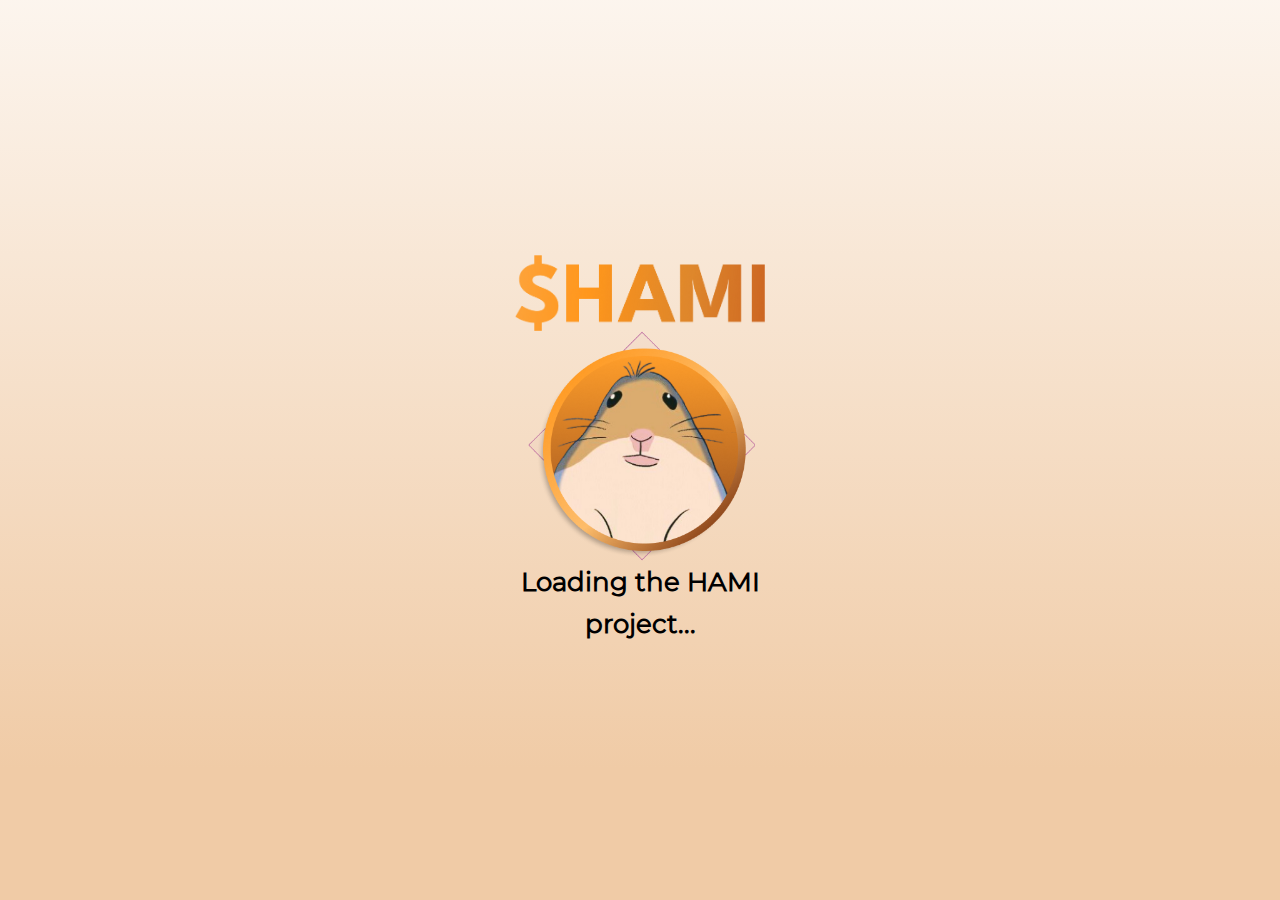
<file: index.html>
<!DOCTYPE html>
<html lang="en">
<head>
    <meta charset="UTF-8">
    <meta name="viewport" content="width=device-width, initial-scale=1.0">
    <title>Document</title>
    <link rel="stylesheet" href="style.css">
    <link rel="stylesheet" href="reset.css">
</head>
<body>
    <div class="visible_preloader" id="preloader">
        <img src="assets/logo.png" class="pr_img_hami">
        <img src="assets/img_tocen.png" class="pr_img_logo">
        <p>Loading the HAMI<br>project...</p>
    </div>
    <script src="script.js"></script>
</body>
</html>
</file>
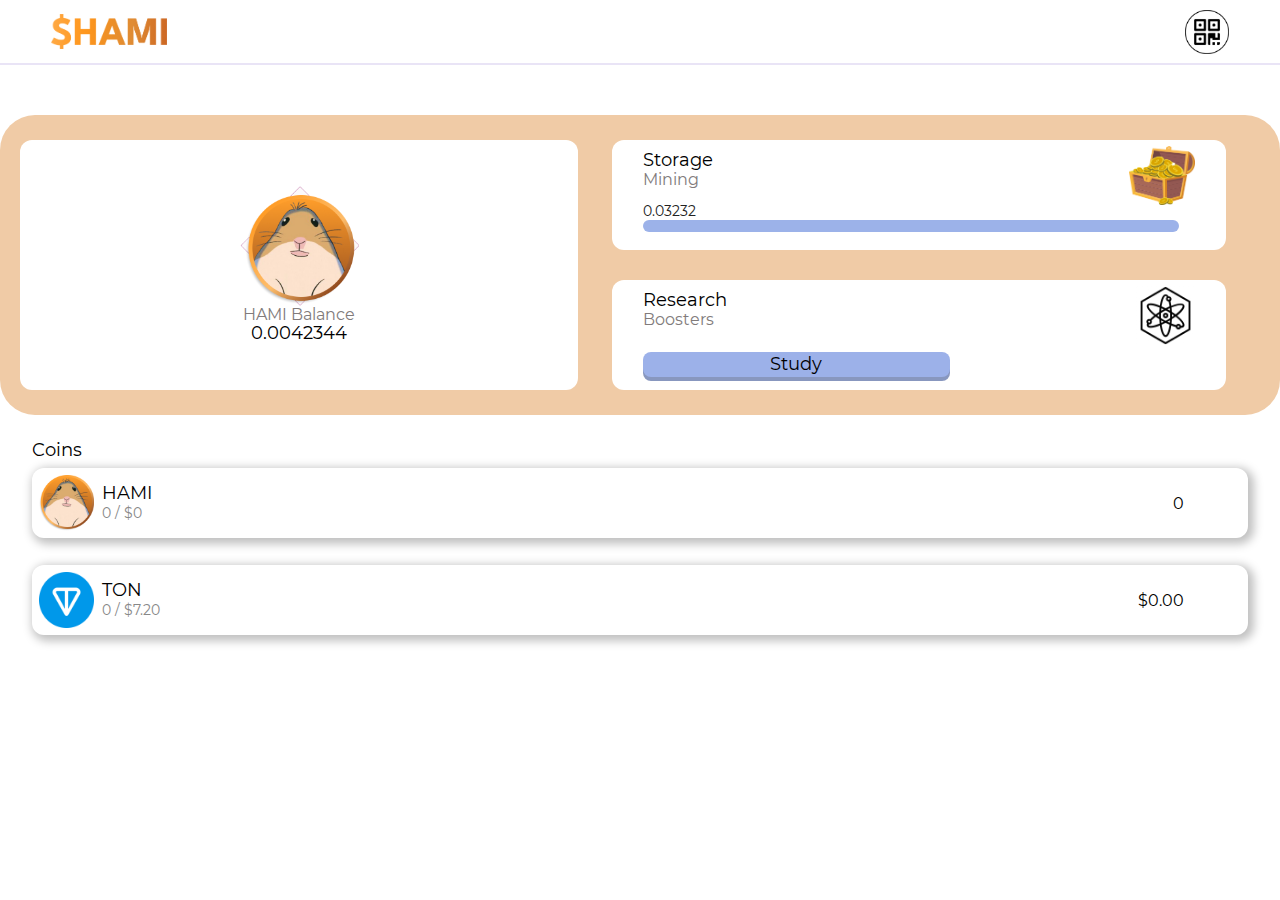
<file: main.html>
<!DOCTYPE html>
<html lang="ru">
<head>
    <meta charset="UTF-8">
    <meta name="viewport" 
      content="width=device-width, initial-scale=1.0, maximum-scale=1.0, user-scalable=0"/>
    <title>HAPI</title>
    <link rel="stylesheet" href="style.css">
    <link rel="stylesheet" href="reset.css">
</head>
<body>
    <div class="visible_main_screen" id="main_screen">
        <div class="name_qr">
            <img src="assets/logo.png" class="name">
            <a href="#"><img src="assets/qr.jpg" class="qr"></a>
        </div>
        <div class="center">
            <div class="left_el">
                <div>
                    <img src="assets/img_tocen.png">
                    <h1>HAMI Balance</h1>
                    <h2>0.0042344</h2>
                </div>
            </div>
            <div class="right_el">
                <a href="storage.html" class="right_el_one">
                    <div class="right_el_one_top">
                        <div class="right_el_one_txt">
                            <h2>Storage</h2>
                            <h1>Mining</h1>
                        </div>
                        <img src="assets/chest.png" class="chest_img">
                    </div>
                    <div class="right_el_one_bottom">
                        <p class="claim_count">0.03232</p>
                        <div class="claim_bar"></div>    
                    </div>
                </a>
                <div class="right_el_two">
                    <div class="right_el_two_top">
                        <div class="right_el_two_txt">
                            <h2>Research</h2>
                            <h1>Boosters</h1>
                        </div>
                        <img src="assets/research.webp" class="study_img">
                    </div>
                    <div class="btn_claim">
                        <h2>Study</h2>
                    </div>
                </div>
            </div>
        </div>
        <div class="footer">
            <h2 class="name_block">Coins</h2>
            <div class="ftr_el">
                <img src="assets/mini_toc.png">
                <div>
                    <h2 style="margin-left: 8px;">HAMI</h2>
                    <p class="ftr_el_txt">0 / $0</p>
                </div>
                <p class="ftr_el_txt_right">0</p>
            </div>
            <div class="ftr_el">
                <img src="assets/ton_symbol.png">
                <div>
                    <h2 style="margin-left: 8px;">TON</h2>
                    <p class="ftr_el_txt">0 / $7.20</p>
                </div>
                <p class="ftr_el_txt_right">$0.00</p>
            </div>
        </div>
    </div>
    <script src="script.js"></script>
</body>
</html>
</file>
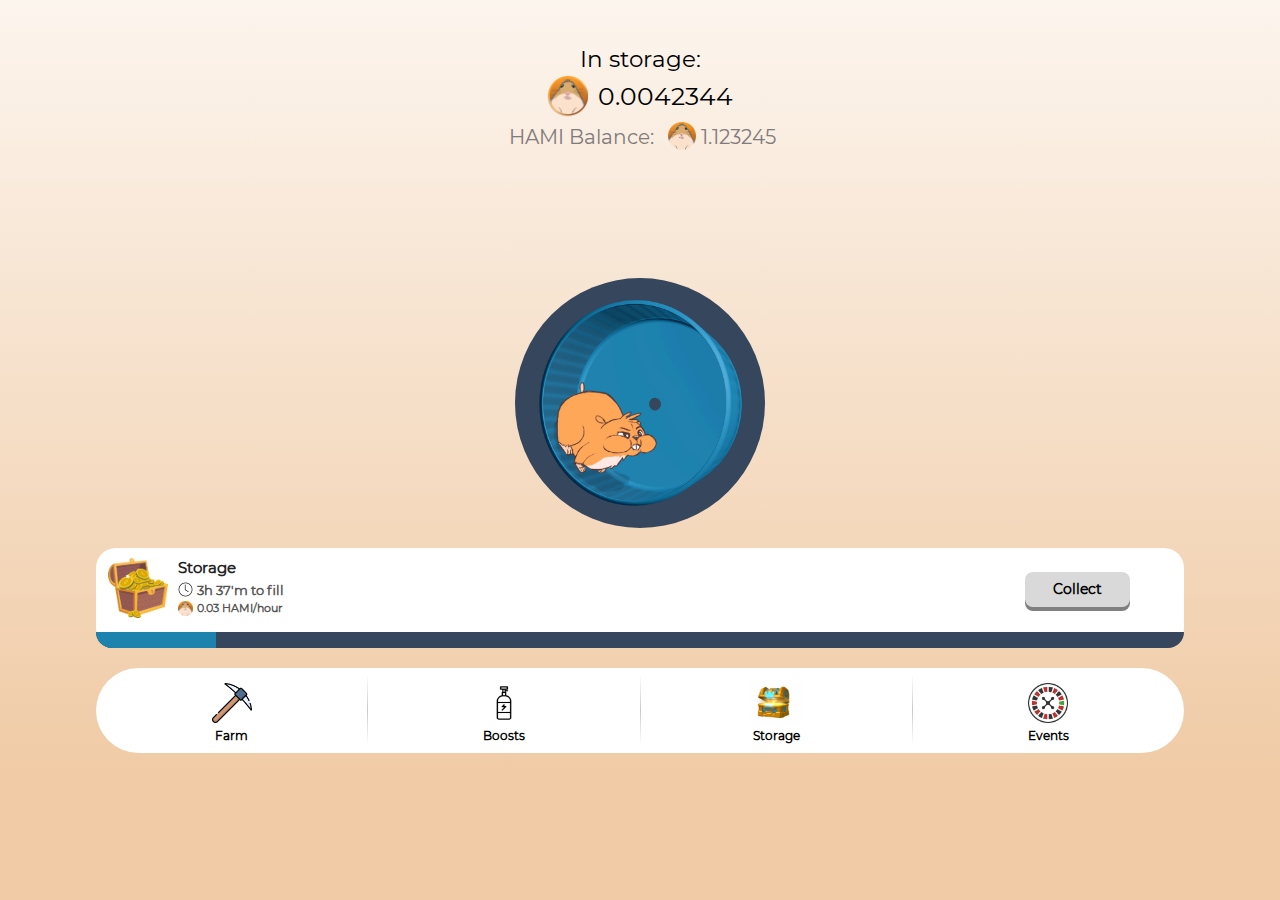
<file: storage.html>
<!DOCTYPE html>
<html lang="ru">
<head>
    <meta charset="UTF-8">
    <meta name="viewport" 
      content="width=device-width, initial-scale=1.0, maximum-scale=1.0, user-scalable=0"/>
    <title>HAPI</title>
    <link rel="stylesheet" href="style.css">
    <link rel="stylesheet" href="reset.css">
</head>
<body>
    <div class="visible_storage_screen" id="storage_screen">
        <div class="top_txt">
            <p class="s2ttp1">In storage:</p>
            <div class="s2ttg1">
                <img src="assets/mini_toc.png">
                <p>0.0042344</p>                
            </div>
            <div class="s2ttg2">
                <p>HAMI Balance:</p>
                <img src="assets/logo_toc_no_shadow.png">
                <p>1.123245</p>
            </div>
        </div>
        <img src="assets/hami.gif" class="gif_hami">
        <div class="claim_rec">
            <div class="claim_content">
                <img src="assets/chest_rev.png" class="s2ccimg">
                <div class="claim_content_center">
                    <p class="s2cccp1">Storage</p>
                    <div class="s2cccg1">
                        <img src="assets/clock.png">
                        <p>3h 37'm to fill</p>
                    </div>
                    <div class="s2cccg2">
                        <img src="assets/logo_toc_no_shadow.png">
                        <p>0.03 HAMI/hour</p>
                    </div>
                </div>
                <div class="claim_content_right">Collect</div>
            </div>
            <div class="s2cr_full_bar">
                <div class="s2cr_farm_bar"></div>
            </div>
        </div>
        <div class="s2_btn_rec">
            <a href="#">
                <img src="assets/farm.png">
                <p>Farm</p>
            </a>
            <div class="s2_btn_rec_line"></div>
            <a href="#">
                <img src="assets/boost.webp">
                <p>Boosts</p>
            </a>
            <div class="s2_btn_rec_line"></div>
            <a href="#">
                <img src="assets/storage.webp">
                <p>Storage</p>
            </a>
            <div class="s2_btn_rec_line"></div>
            <a href="#">
                <img src="assets/events.webp">
                <p>Events</p>
            </a>
        </div>
    </div>
    <script src="script.js"></script>
</body>
</html>
</file>
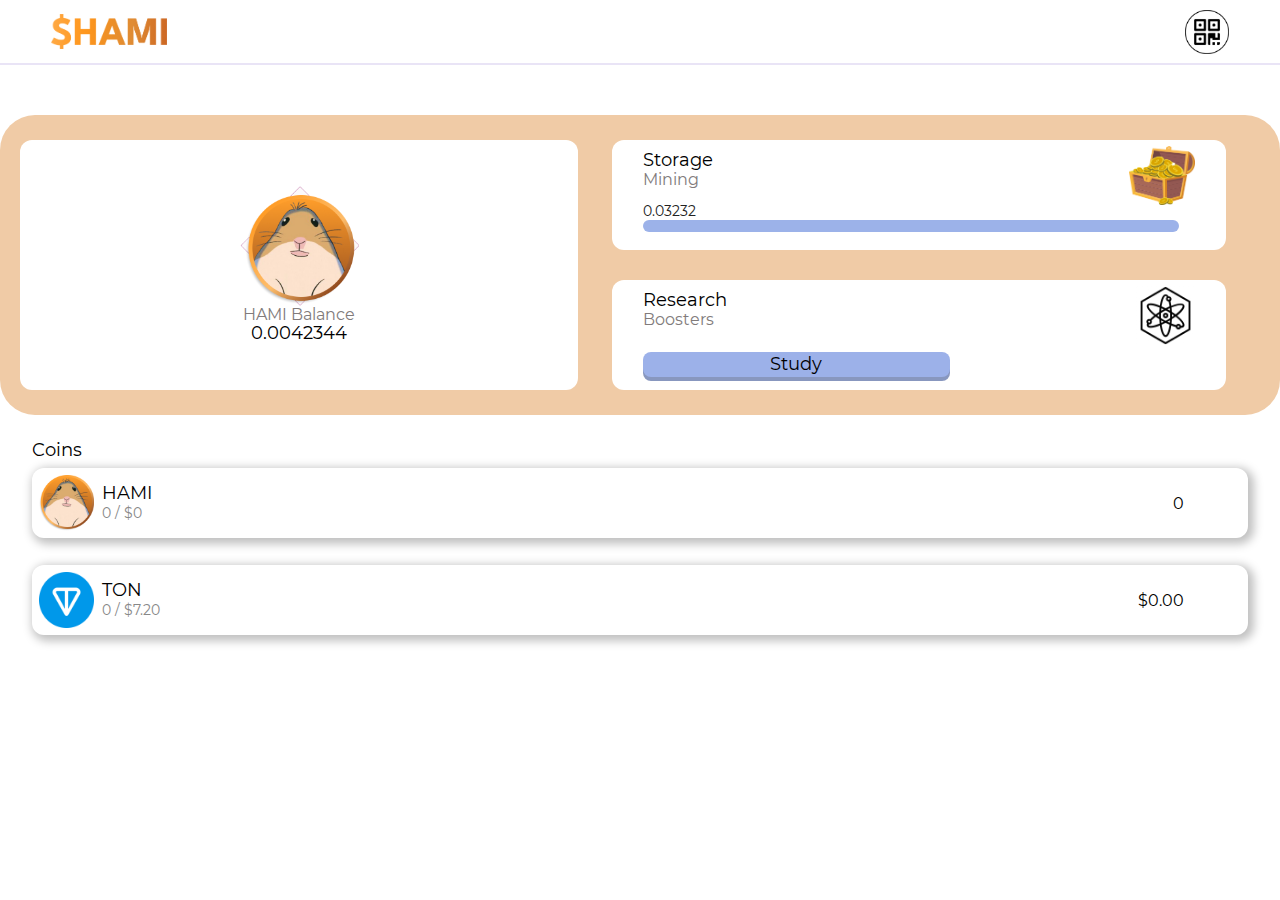
<file: screens/main.html>
<!DOCTYPE html>
<html lang="ru">
<head>
    <meta charset="UTF-8">
    <meta name="viewport" 
      content="width=device-width, initial-scale=1.0, maximum-scale=1.0, user-scalable=0"/>
    <title>HAPI</title>
    <link rel="stylesheet" href="style.css">
    <link rel="stylesheet" href="reset.css">
</head>
<body>
    <div class="visible_main_screen" id="main_screen">
        <div class="name_qr">
            <img src="assets/logo.png" class="name">
            <a href="#"><img src="assets/qr.jpg" class="qr"></a>
        </div>
        <div class="center">
            <div class="left_el">
                <div>
                    <img src="assets/img_tocen.png">
                    <h1>HAMI Balance</h1>
                    <h2>0.0042344</h2>
                </div>
            </div>
            <div class="right_el">
                <a href="storage.html" class="right_el_one">
                    <div class="right_el_one_top">
                        <div class="right_el_one_txt">
                            <h2>Storage</h2>
                            <h1>Mining</h1>
                        </div>
                        <img src="assets/chest.png" class="chest_img">
                    </div>
                    <div class="right_el_one_bottom">
                        <p class="claim_count">0.03232</p>
                        <div class="claim_bar"></div>    
                    </div>
                </a>
                <div class="right_el_two">
                    <div class="right_el_two_top">
                        <div class="right_el_two_txt">
                            <h2>Research</h2>
                            <h1>Boosters</h1>
                        </div>
                        <img src="assets/research.webp" class="study_img">
        
                    </div>
                    <div class="btn_claim">
                        <h2>Study</h2>
                    </div>
                </div>
            </div>
        </div>
        <div class="footer">
            <h2 class="name_block">Coins</h2>
            <div class="ftr_el">
                <img src="assets/mini_toc.png">
                <div>
                    <h2 style="margin-left: 8px;">HAMI</h2>
                    <p class="ftr_el_txt">0 / $0</p>
                </div>
                <p class="ftr_el_txt_right">0</p>
            </div>
            <div class="ftr_el">
                <img src="assets/ton_symbol.png">
                <div>
                    <h2 style="margin-left: 8px;">TON</h2>
                    <p class="ftr_el_txt">0 / $7.20</p>
                </div>
                <p class="ftr_el_txt_right">$0.00</p>
            </div>
        </div>
    </div>
    <script src="script.js"></script>
</body>
</html>
</file>
<file: style.css>
@font-face {
    font-family: 'Montserrat';
    src: url('fonts/Montserrat-Regular.ttf') format('truetype'); 
}
body{
    height: 100vh;
    margin: 0;
    padding: 0;
    overflow: hidden;
}

.hide{
    display: none;
}

/* preloader */

.visible_preloader{
    width: 100%;
    height: 100vh;
    background: linear-gradient(180deg, #FFF -20.5%, #F0CBA6 85.43%);
    display: flex;
    justify-content: center;
    align-items: center;
    flex-direction: column;
    text-align: center;
}

.pr_img_hami{
    width: 250px;
}

.pr_img_logo{
    width: 230px;
}

.visible_preloader p{
    color: #000;
    text-align: center;
    font-family: 'Montserrat';
    font-size: 26px;
    font-style: normal;
    font-weight: 700;
    line-height: 42px; /* 140% */
}
























/* Главный экран */
.visible_main_screen{
    width: 100%;
    height: 100vh;
    background-color: rgb(255, 255, 255);
}


h1{
    color: #817B7B;
    font-family: 'Montserrat';
    font-size: 16px;
    font-style: normal;
    font-weight: 400;
    line-height: normal;
}

h2{
    color: #000;
    font-family: 'Montserrat';
    font-size: 18px;
    font-style: normal;
    font-weight: 400;
    line-height: normal;
    margin-top: 7px;
}




/* fixed menu */
.name_qr{
    position: relative;
    display: flex;
    align-items: center;
    height: 65px;
    width: 100%;
    border-bottom: 2px solid #e9e4f6;
}

.name{
    width: 116px;
    height: 35px;
    flex-shrink: 0;
    position: absolute;
    left: 4%;
}

.name_qr a{
    position: absolute;
    right: 4%;
}

.qr{
    width: 44px;
    height: 44px;
}

/* center */
.center{
    width: 100%;
    height: 300px;
    margin-top: 50px;
    border-radius: 35px;
    background: #F0CBA6;
    display: flex;
    position: relative;
    align-items: center;
}
/* ------------------ */
.left_el{
    width: 45%;
    height: 100%;
    display: flex;
    align-items: center;
    justify-content: center;
    margin-left: 20px;
}

.left_el div{
    background-color: white;
    border-radius: 12px;
    width: 100%;
    height: 250px;
    display: flex;
    justify-content: center;
    flex-direction: column;
    align-items: center;
}

.left_el div img{
    width: 120px;
    height: 120px;
    flex-shrink: 0;
}
/* ------------------ */
.right_el{
    width: 55%;
    height: 100%;
    display: flex;
    align-items: center;
    flex-direction: column;
    justify-content: center;
    margin-right: 20px;
    
}

.right_el_one{
    cursor: pointer;
    width: 90%;
    height: 110px;
    flex-shrink: 0;
    border-radius: 12px;
    background: #FFF;
    text-decoration: none;
}

.right_el_one_top{
    position: relative;
    display: flex;
    align-items: center;
    width: 100%;
    top: 10%;
}

.chest_img{
    width: 66px;
    height: 59px;
    position: absolute;
    right: 5%;
    top: -5px;
}

.right_el_one_txt{
    margin-left: 5%;
}

.right_el_one_bottom{
    margin-top: 25px;
    margin-left: 5%;
}

.claim_count{
    color: #222;
    font-family: 'Montserrat';
    font-size: 14px;
    font-style: normal;
    font-weight: 400;
    line-height: normal;
}

.claim_bar{
    width: 92%;
    height: 12px;
    flex-shrink: 0;
    border-radius: 20px;
    background: #9CB2E9;   
}

/* ------------------ */
.right_el_two{
    width: 90%;
    height: 110px;
    flex-shrink: 0;
    border-radius: 12px;
    background: #FFF;
    margin-top: 30px;
}

.right_el_two_top{
    position: relative;
    display: flex;
    align-items: center;
    width: 100%;
    top: 10%;
}

.study_img{
    width: 59px;
    height: 59px;
    position: absolute;
    right: 5%;
    top: -5px;
}

.right_el_two_txt{
    margin-left: 5%;
}

.btn_claim{
    width: 50%;
    height: 25px;
    flex-shrink: 0;
    border-radius: 8px;
    background: #9CB1E9;
    box-shadow: 0px 4px 0px 0px rgba(79, 102, 161, 0.68);  
    margin-top: 35px;
    margin-left: 5%;
    display: flex;
    align-items: center;
    justify-content: center;
    text-align: center;
}

/* footer */

.footer{
    display: flex;
    flex-direction: column;
    align-items: center;
    margin-top: 26px;
}


.name_block{
    position: absolute;
    left: 2.5%;
}
.ftr_el{
    display: flex;
    align-items: center;
    width: 95%;
    height: 70px;
    border-radius: 12px;
    background: #FFF;
    box-shadow: 3px 3px 10px 3px rgba(0, 0, 0, 0.25);
    margin-top: 27px;
}

.ftr_el img{
    width: 55px;
    height: 56px;
    flex-shrink: 0; 
    margin-left: 7px;
}

.ftr_el_txt{
    color: #888;
    font-family: 'Montserrat';
    font-size: 14px;
    font-style: normal;
    font-weight: 400;
    line-height: normal;
    margin-left: 8px;
}

.ftr_el_txt_right{
    position: absolute;
    right: 7.5%;
    color: #000;
    font-family: 'Montserrat';
    font-size: 16px;
    font-style: normal;
    font-weight: 400;
    line-height: normal;
}






/* Экран 2 */

.visible_storage_screen{
    width: 100%;
    height: 100vh;
    background: linear-gradient(180deg, #FFF -20.5%, #F0CBA6 85.43%);
    display: flex;
    justify-content: center;
    align-items: center;
    flex-direction: column;
    text-align: center;
    position: relative;
}

.top_txt{
    position: absolute;
    top: 5%;
}
.s2ttp1{
    color: #000;
    font-family: 'Montserrat';
    font-size: 23px;
    font-style: normal;
    font-weight: 400;
    line-height: normal;
}
/* ------------------ */
.s2ttg1{
    display: flex;
    justify-content: center;
    margin-top: 8px;
}

.s2ttg1 img{
    width: 41px;
    margin-top: -5px;
    margin-right: 10px;
} 

.s2ttg1 p{
    color: #000;
    font-family: 'Montserrat';
    font-size: 25px;
    font-style: normal;
    font-weight: 400;
    line-height: normal;
}
/* ------------------ */
.s2ttg2{
    display: flex;
    margin-top: 8px;
}

.s2ttg2 img{
    width: 27.5px;
    height: 27.5px;
    margin-left: 14px;
    margin-top: -3px;
}

.s2ttg2 p{
    color: #817B7B;
    font-family: 'Montserrat';
    font-size: 20px;
    font-style: normal;
    font-weight: 400;
    line-height: normal;
    margin-left: 5px;
}
/* gif */
.gif_hami{
    width: 250px;
    border-radius: 500px;
    margin-top: 130px;
    pointer-events:none;
}
/* claim rec */
.claim_rec{
    background-color: white;
    width: 85%;
    height: 100px;
    border-radius: 20px;
    margin-top: 20px;
    position: relative;
}

.claim_content{
    display: flex;
    width: 100%;
    height: 80px;
    padding: 10px 12px;
    position: relative;
}

.claim_content_center{
    display: flex;
    flex-direction: column;
    align-items: start;
    margin-left: 10px;
}

/* ------------------ */
.s2ccimg{
    width: 60px;
    height: 60px;
    
}
.s2cccp1{
    color: #222;
    font-family: 'Montserrat';
    font-size: 15px;
    font-style: normal;
    font-weight: 600;
    line-height: normal;
}

/* ------------------ */
.s2cccg1{
    display: flex;
    margin-top: 5px;
}

.s2cccg1 img{
    width: 15px;
    height: 15px;
}

.s2cccg1 p{
    color: #555;
    font-family: 'Montserrat';
    font-size: 13px;
    font-style: normal;
    font-weight: 600;
    line-height: normal;
    margin-left: 4px;
}
/* ------------------ */
.s2cccg2{
    display: flex;
    margin-top: 3px;
}

.s2cccg2 img{
    width: 15px;
    height: 15px;
}
.s2cccg2 p{
    color: #555;
    font-family: 'Montserrat';
    font-size: 11px;
    font-style: normal;
    font-weight: 600;
    line-height: normal;
    margin-left: 4px;
}
/* ------------------ */

.claim_content_right{
    cursor: pointer;
    align-items: center;
    display: flex;
    justify-content: center;
    color: #000;
    font-family: 'Montserrat';
    font-size: 14px;
    font-style: normal;
    font-weight: 600;
    line-height: normal;
    width: 105px;
    height: 35px;
    flex-shrink: 0;
    border-radius: 8px;
    background: #D9D9D9;
    box-shadow: 0px 4px 0px 0px #808080;
    right: 5%;
    top: 30%;
    position: absolute;
}

/* ------------------ */

.s2cr_full_bar{
    width: 100%;
    height: 16px;
    border-radius: 0px 0px 20px 20px;
    background: #36465D;
    position: absolute;
    bottom: 0;
}

.s2cr_farm_bar{
    width: 120px;
    height: 16px;
    border-radius: 0px 0px 0px 20px;
    background: #1C82AE;
}

/* ------------------ */

.s2_btn_rec{
    background-color: white;
    width: 85%;
    height: 85px;
    border-radius: 50px;
    margin-top: 20px;
    display: flex;
    align-items: center;
}

.s2_btn_rec_line{
    width: 1px;
    height: 70px;
    opacity: 35%;
    background: linear-gradient(0deg,#6660,#666,#6660);
}


.s2_btn_rec img{
    height: 40px;
}

.s2_btn_rec a{
    margin-top: 5px;
    text-decoration: none;
    flex: 1;
    align-items: center;
    justify-content: center;
    display: flex;
    flex-direction: column;
    height: 100%;
    gap: 7px;
}

.s2_btn_rec p{
    color: #000;
    text-align: center;
    font-family: 'Montserrat';
    font-size: 12px;
    font-style: normal;
    font-weight: 600;
    line-height: 102%; /* 12.24px */
}

@media screen and (max-width: 380px) {
    .claim_rec{
        height: 85px;
    }
    .claim_content_center{
        margin-left: 5px;
    }
    .s2ccimg{
        width: 50px;
        height: 50px; 
    }
    .s2cccp1{
        font-size: 13px;
        font-style: normal;
        font-weight: 600;
        line-height: normal;
    }
    
    /* ------------------ */
    .s2cccg1{
        display: flex;
        margin-top: 5px;
    }
    
    .s2cccg1 p{
        font-size: 11px;
    }

    .s2cccg2 p{
        font-size: 11px;
    }
    .claim_content_right{
        font-size: 12px;
        width: 80px;
        height: 35px;
    }


    .s2_btn_rec{
        height: 70px;
        width: 90%;
    }
}


@media screen and (max-height: 660px) {
    .center{
        margin-top: 10px;
    }

    .ftr_el{
        margin-top: 15px;
    }

    .name_block{
        margin-top: -15px;
    }
    .gif_hami{
        width: 200px;
    }
}
</file>
<file: screens/style.css>
@font-face {
    font-family: 'Montserrat';
    src: url('fonts/Montserrat-Regular.ttf') format('truetype'); 
}
body{
    margin: 0;
    padding: 0;
    overflow: hidden;
}

.hide{
    display: none;
}


/* Главный экран */
.visible_main_screen{
    width: 100%;
    height: 100vh;
    background-color: rgb(255, 255, 255);
}


h1{
    color: #817B7B;
    font-family: 'Montserrat';
    font-size: 16px;
    font-style: normal;
    font-weight: 400;
    line-height: normal;
}

h2{
    color: #000;
    font-family: 'Montserrat';
    font-size: 18px;
    font-style: normal;
    font-weight: 400;
    line-height: normal;
    margin-top: 7px;
}




/* fixed menu */
.name_qr{
    position: relative;
    display: flex;
    align-items: center;
    height: 65px;
    width: 100%;
    border-bottom: 2px solid #e9e4f6;
}

.name{
    width: 116px;
    height: 35px;
    flex-shrink: 0;
    position: absolute;
    left: 4%;
}

.name_qr a{
    position: absolute;
    right: 4%;
}

.qr{
    width: 44px;
    height: 44px;
}

/* center */
.center{
    width: 100%;
    height: 300px;
    margin-top: 50px;
    border-radius: 35px;
    background: #F0CBA6;
    display: flex;
    position: relative;
    align-items: center;
}
/* ------------------ */
.left_el{
    width: 45%;
    height: 100%;
    display: flex;
    align-items: center;
    justify-content: center;
    margin-left: 20px;
}

.left_el div{
    background-color: white;
    border-radius: 12px;
    width: 100%;
    height: 250px;
    display: flex;
    justify-content: center;
    flex-direction: column;
    align-items: center;
}

.left_el div img{
    width: 120px;
    height: 120px;
    flex-shrink: 0;
}
/* ------------------ */
.right_el{
    width: 55%;
    height: 100%;
    display: flex;
    align-items: center;
    flex-direction: column;
    justify-content: center;
    margin-right: 20px;
    
}

.right_el_one{
    cursor: pointer;
    width: 90%;
    height: 110px;
    flex-shrink: 0;
    border-radius: 12px;
    background: #FFF;
    text-decoration: none;
}

.right_el_one_top{
    position: relative;
    display: flex;
    align-items: center;
    width: 100%;
    top: 10%;
}

.chest_img{
    width: 66px;
    height: 59px;
    position: absolute;
    right: 5%;
    top: -5px;
}

.right_el_one_txt{
    margin-left: 5%;
}

.right_el_one_bottom{
    margin-top: 25px;
    margin-left: 5%;
}

.claim_count{
    color: #222;
    font-family: 'Montserrat';
    font-size: 14px;
    font-style: normal;
    font-weight: 400;
    line-height: normal;
}

.claim_bar{
    width: 92%;
    height: 12px;
    flex-shrink: 0;
    border-radius: 20px;
    background: #9CB2E9;   
}

/* ------------------ */
.right_el_two{
    width: 90%;
    height: 110px;
    flex-shrink: 0;
    border-radius: 12px;
    background: #FFF;
    margin-top: 30px;
}

.right_el_two_top{
    position: relative;
    display: flex;
    align-items: center;
    width: 100%;
    top: 10%;
}

.study_img{
    width: 59px;
    height: 59px;
    position: absolute;
    right: 5%;
    top: -5px;
}

.right_el_two_txt{
    margin-left: 5%;
}

.btn_claim{
    width: 50%;
    height: 25px;
    flex-shrink: 0;
    border-radius: 8px;
    background: #9CB1E9;
    box-shadow: 0px 4px 0px 0px rgba(79, 102, 161, 0.68);  
    margin-top: 35px;
    margin-left: 5%;
    display: flex;
    align-items: center;
    justify-content: center;
    text-align: center;
}

/* footer */

.footer{
    display: flex;
    flex-direction: column;
    align-items: center;
    margin-top: 26px;
}


.name_block{
    position: absolute;
    left: 2.5%;
}
.ftr_el{
    display: flex;
    align-items: center;
    width: 95%;
    height: 70px;
    border-radius: 12px;
    background: #FFF;
    box-shadow: 3px 3px 10px 3px rgba(0, 0, 0, 0.25);
    margin-top: 27px;
}

.ftr_el img{
    width: 55px;
    height: 56px;
    flex-shrink: 0; 
    margin-left: 7px;
}

.ftr_el_txt{
    color: #888;
    font-family: 'Montserrat';
    font-size: 14px;
    font-style: normal;
    font-weight: 400;
    line-height: normal;
    margin-left: 8px;
}

.ftr_el_txt_right{
    position: absolute;
    right: 7.5%;
    color: #000;
    font-family: 'Montserrat';
    font-size: 16px;
    font-style: normal;
    font-weight: 400;
    line-height: normal;
}






/* Экран 2 */

.visible_storage_screen{
    width: 100%;
    height: 100vh;
    background: linear-gradient(180deg, #FFF -20.5%, #F0CBA6 85.43%);
    display: flex;
    justify-content: center;
    align-items: center;
    flex-direction: column;
    text-align: center;
    position: relative;
}

.top_txt{
    position: absolute;
    top: 5%;
}
.s2ttp1{
    color: #000;
    font-family: 'Montserrat';
    font-size: 23px;
    font-style: normal;
    font-weight: 400;
    line-height: normal;
}
/* ------------------ */
.s2ttg1{
    display: flex;
    justify-content: center;
    margin-top: 8px;
}

.s2ttg1 img{
    width: 41px;
    margin-top: -5px;
    margin-right: 10px;
} 

.s2ttg1 p{
    color: #000;
    font-family: 'Montserrat';
    font-size: 25px;
    font-style: normal;
    font-weight: 400;
    line-height: normal;
}
/* ------------------ */
.s2ttg2{
    display: flex;
    margin-top: 8px;
}

.s2ttg2 img{
    width: 27.5px;
    height: 27.5px;
    margin-left: 14px;
    margin-top: -3px;
}

.s2ttg2 p{
    color: #817B7B;
    font-family: 'Montserrat';
    font-size: 20px;
    font-style: normal;
    font-weight: 400;
    line-height: normal;
    margin-left: 5px;
}
/* gif */
.gif_hami{
    width: 250px;
    border-radius: 500px;
    margin-top: 130px;
    pointer-events:none;
}
/* claim rec */
.claim_rec{
    background-color: white;
    width: 85%;
    height: 100px;
    border-radius: 20px;
    margin-top: 20px;
    position: relative;
}

.claim_content{
    display: flex;
    width: 100%;
    height: 80px;
    padding: 10px 12px;
    position: relative;
}

.claim_content_center{
    display: flex;
    flex-direction: column;
    align-items: start;
    margin-left: 10px;
}

/* ------------------ */
.s2ccimg{
    width: 60px;
    height: 60px;
    
}
.s2cccp1{
    color: #222;
    font-family: 'Montserrat';
    font-size: 15px;
    font-style: normal;
    font-weight: 600;
    line-height: normal;
}

/* ------------------ */
.s2cccg1{
    display: flex;
    margin-top: 5px;
}

.s2cccg1 img{
    width: 15px;
    height: 15px;
}

.s2cccg1 p{
    color: #555;
    font-family: 'Montserrat';
    font-size: 13px;
    font-style: normal;
    font-weight: 600;
    line-height: normal;
    margin-left: 4px;
}
/* ------------------ */
.s2cccg2{
    display: flex;
    margin-top: 3px;
}

.s2cccg2 img{
    width: 15px;
    height: 15px;
}
.s2cccg2 p{
    color: #555;
    font-family: 'Montserrat';
    font-size: 11px;
    font-style: normal;
    font-weight: 600;
    line-height: normal;
    margin-left: 4px;
}
/* ------------------ */

.claim_content_right{
    cursor: pointer;
    align-items: center;
    display: flex;
    justify-content: center;
    color: #000;
    font-family: 'Montserrat';
    font-size: 14px;
    font-style: normal;
    font-weight: 600;
    line-height: normal;
    width: 105px;
    height: 35px;
    flex-shrink: 0;
    border-radius: 8px;
    background: #D9D9D9;
    box-shadow: 0px 4px 0px 0px #808080;
    right: 5%;
    top: 30%;
    position: absolute;
}

/* ------------------ */

.s2cr_full_bar{
    width: 100%;
    height: 16px;
    border-radius: 0px 0px 20px 20px;
    background: #36465D;
    position: absolute;
    bottom: 0;
}

.s2cr_farm_bar{
    width: 120px;
    height: 16px;
    border-radius: 0px 0px 0px 20px;
    background: #1C82AE;
}

/* ------------------ */

.s2_btn_rec{
    background-color: white;
    width: 85%;
    height: 85px;
    border-radius: 50px;
    margin-top: 20px;
    display: flex;
    align-items: center;
}

.s2_btn_rec_line{
    width: 1px;
    height: 70px;
    opacity: 35%;
    background: linear-gradient(0deg,#6660,#666,#6660);
}


.s2_btn_rec img{
    height: 40px;
}

.s2_btn_rec a{
    margin-top: 5px;
    text-decoration: none;
    flex: 1;
    align-items: center;
    justify-content: center;
    display: flex;
    flex-direction: column;
    height: 100%;
    gap: 7px;
}

.s2_btn_rec p{
    color: #000;
    text-align: center;
    font-family: 'Montserrat';
    font-size: 12px;
    font-style: normal;
    font-weight: 600;
    line-height: 102%; /* 12.24px */
}

@media screen and (max-width: 380px) {
    .claim_rec{
        height: 85px;
    }
    .claim_content_center{
        margin-left: 5px;
    }
    .s2ccimg{
        width: 50px;
        height: 50px; 
    }
    .s2cccp1{
        font-size: 13px;
        font-style: normal;
        font-weight: 600;
        line-height: normal;
    }
    
    /* ------------------ */
    .s2cccg1{
        display: flex;
        margin-top: 5px;
    }
    
    .s2cccg1 p{
        font-size: 11px;
    }

    .s2cccg2 p{
        font-size: 11px;
    }
    .claim_content_right{
        font-size: 12px;
        width: 80px;
        height: 35px;
    }


    .s2_btn_rec{
        height: 70px;
        width: 90%;
    }
}


@media screen and (max-height: 660px) {
    .center{
        margin-top: 10px;
    }

    .ftr_el{
        margin-top: 15px;
    }

    .name_block{
        margin-top: -15px;
    }
    .gif_hami{
        width: 200px;
    }
}
</file>
